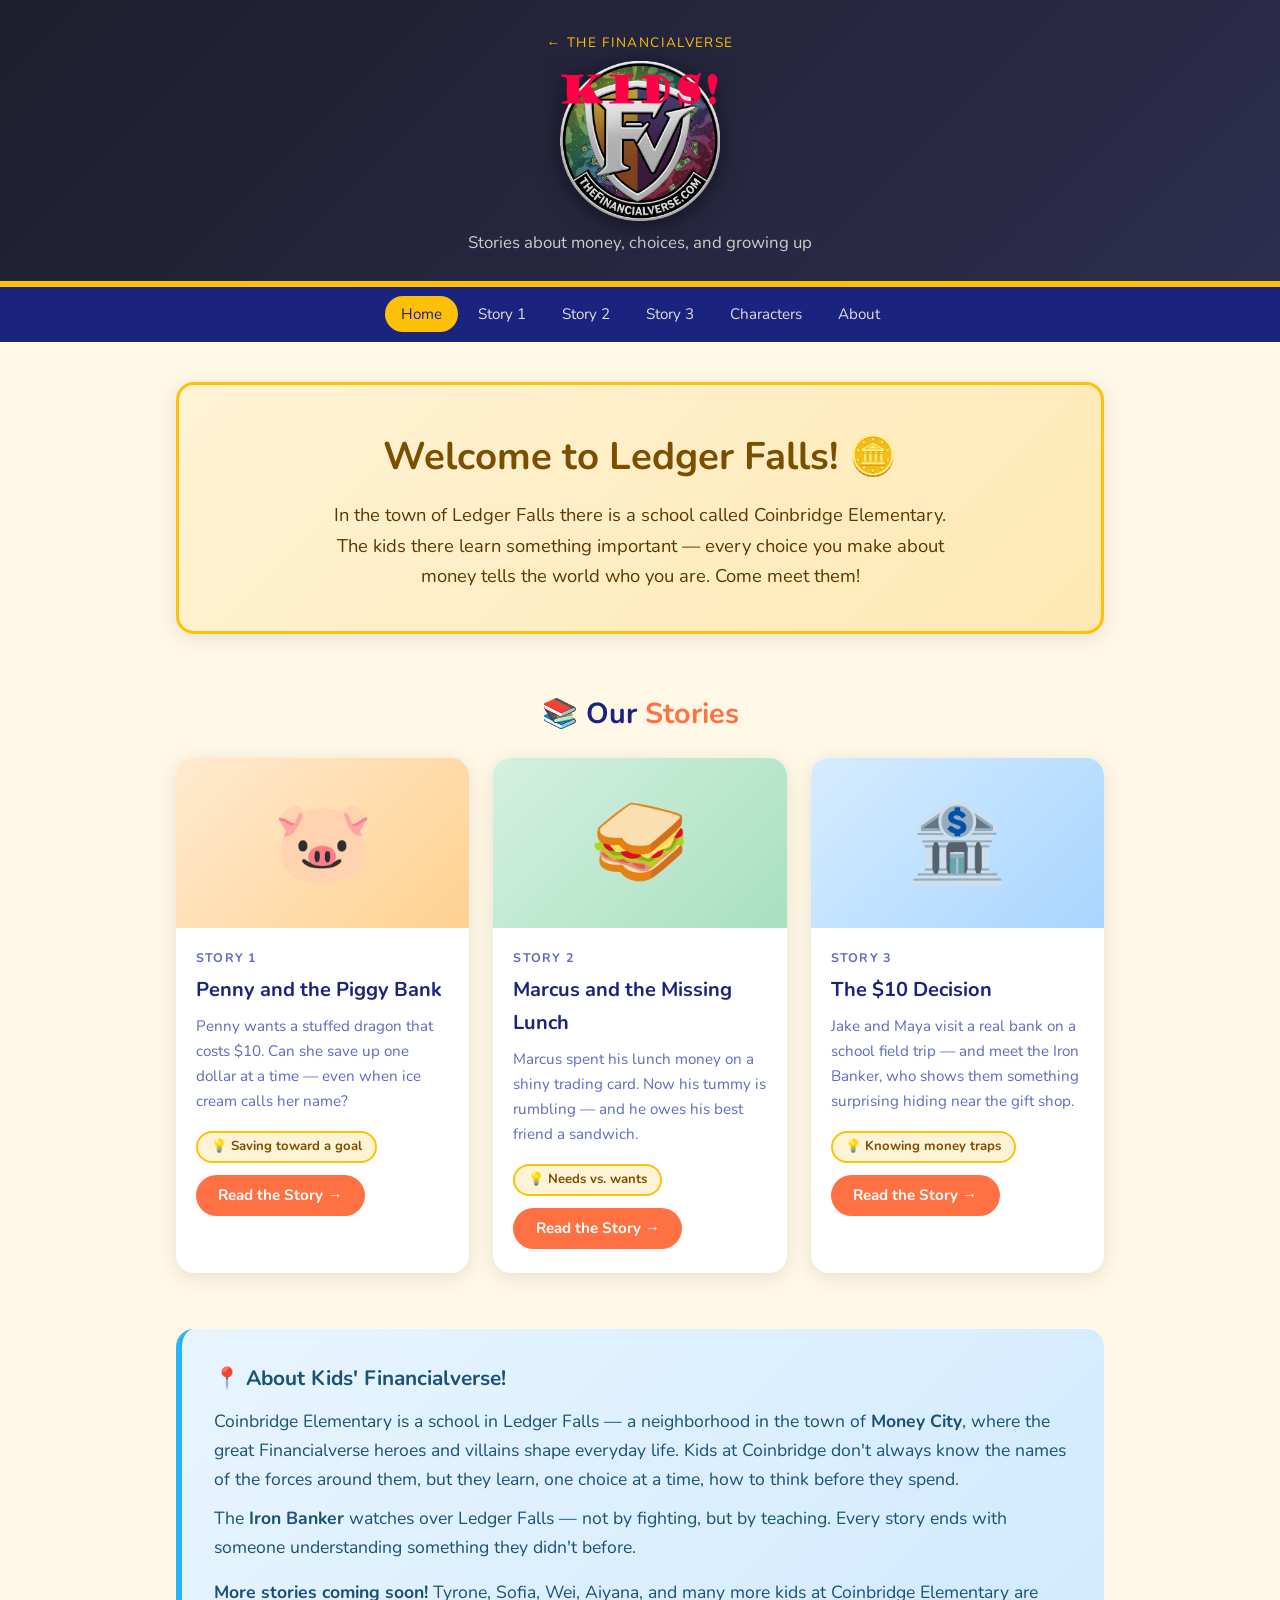
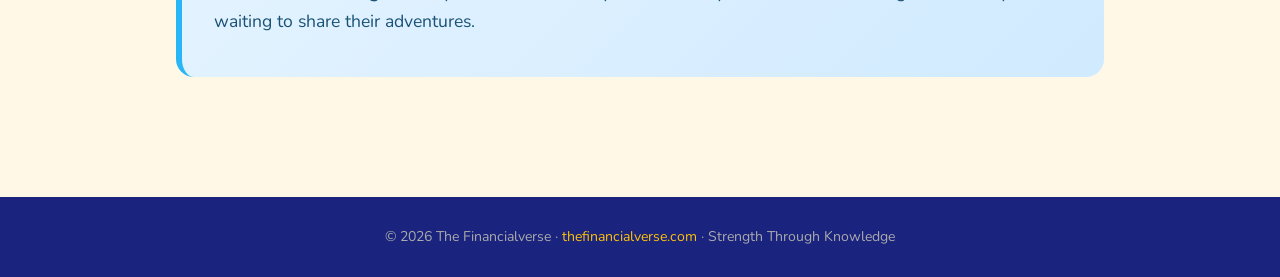
<file: index.html>
<!DOCTYPE html>
<html lang="en">
<head>
  <meta charset="utf-8" />
  <meta name="viewport" content="width=device-width, initial-scale=1" />
  <title>Kids' Financialverse! — Stories About Money</title>
  <meta name="description" content="Stories about money, choices, and growing up — for kids of all ages. Welcome to Kids' Financialverse!" />
  <link rel="icon" href="favicon.ico" />
  <link rel="stylesheet" href="kids.css" />
  <link href="https://fonts.googleapis.com/css2?family=Nunito:wght@400;600;700;800;900&display=swap" rel="stylesheet" />
</head>
<body>

  <!-- HEADER -->
  <header class="site-header">
    <div class="logo-top"><a href="https://thefinancialverse.com">← The Financialverse</a></div>
    <a href="index.html"><img src="kids-logo.png" alt="Kids' Financialverse!" class="site-logo" /></a>
    <p class="tagline">Stories about money, choices, and growing up</p>
  </header>

  <!-- NAV -->
  <nav class="site-nav">
    <a href="index.html" class="active">Home</a>
    <a href="story01.html">Story 1</a>
    <a href="story02.html">Story 2</a>
    <a href="story03.html">Story 3</a>
    <a href="#characters">Characters</a>
    <a href="#about">About</a>
  </nav>

  <main>

    <!-- HERO -->
    <div class="hero-banner">
      <h2>Welcome to Ledger Falls! 🪙</h2>
      <p>
        In the town of Ledger Falls there is a school called Coinbridge Elementary.
        The kids there learn something important — every choice you make about money
        tells the world who you are. Come meet them!
      </p>
    </div>

    <!-- STORIES -->
    <section id="stories">
      <h2 class="section-title">📚 Our <span>Stories</span></h2>
      <div class="story-grid">

        <div class="story-card">
          <div class="story-card-art orange">🐷</div>
          <div class="story-card-body">
            <div class="story-num">Story 1</div>
            <h3>Penny and the Piggy Bank</h3>
            <p>Penny wants a stuffed dragon that costs $10. Can she save up one dollar at a time — even when ice cream calls her name?</p>
            <span class="lesson-tag">💡 Saving toward a goal</span><br />
            <a class="read-btn" href="story01.html">Read the Story →</a>
          </div>
        </div>

        <div class="story-card">
          <div class="story-card-art green">🥪</div>
          <div class="story-card-body">
            <div class="story-num">Story 2</div>
            <h3>Marcus and the Missing Lunch</h3>
            <p>Marcus spent his lunch money on a shiny trading card. Now his tummy is rumbling — and he owes his best friend a sandwich.</p>
            <span class="lesson-tag">💡 Needs vs. wants</span><br />
            <a class="read-btn" href="story02.html">Read the Story →</a>
          </div>
        </div>

        <div class="story-card">
          <div class="story-card-art blue">🏦</div>
          <div class="story-card-body">
            <div class="story-num">Story 3</div>
            <h3>The $10 Decision</h3>
            <p>Jake and Maya visit a real bank on a school field trip — and meet the Iron Banker, who shows them something surprising hiding near the gift shop.</p>
            <span class="lesson-tag">💡 Knowing money traps</span><br />
            <a class="read-btn" href="story03.html">Read the Story →</a>
          </div>
        </div>

      </div>
    </section>

   

    <!-- ABOUT -->
    <section id="about">
      <div class="about-box">
        <h3>📍 About Kids' Financialverse!</h3>
        <p>
          Coinbridge Elementary is a school in Ledger Falls — a neighborhood in the town of
          <strong>Money City</strong>, where the great Financialverse heroes and villains shape everyday life.
          Kids at Coinbridge don't always know the names of the forces around them, but they learn,
          one choice at a time, how to think before they spend.
        </p>
        <p>
          The <strong>Iron Banker</strong> watches over Ledger Falls — not by fighting, but by teaching.
          Every story ends with someone understanding something they didn't before.
        </p>
        <p style="margin-top:1rem;">
          <strong>More stories coming soon!</strong> Tyrone, Sofia, Wei, Aiyana, and many more
          kids at Coinbridge Elementary are waiting to share their adventures.
        </p>
      </div>
    </section>

  </main>

  <footer class="site-footer">
    <p>© 2026 The Financialverse · <a href="https://thefinancialverse.com">thefinancialverse.com</a> · Strength Through Knowledge</p>
  </footer>

</body>
</html>
</file>
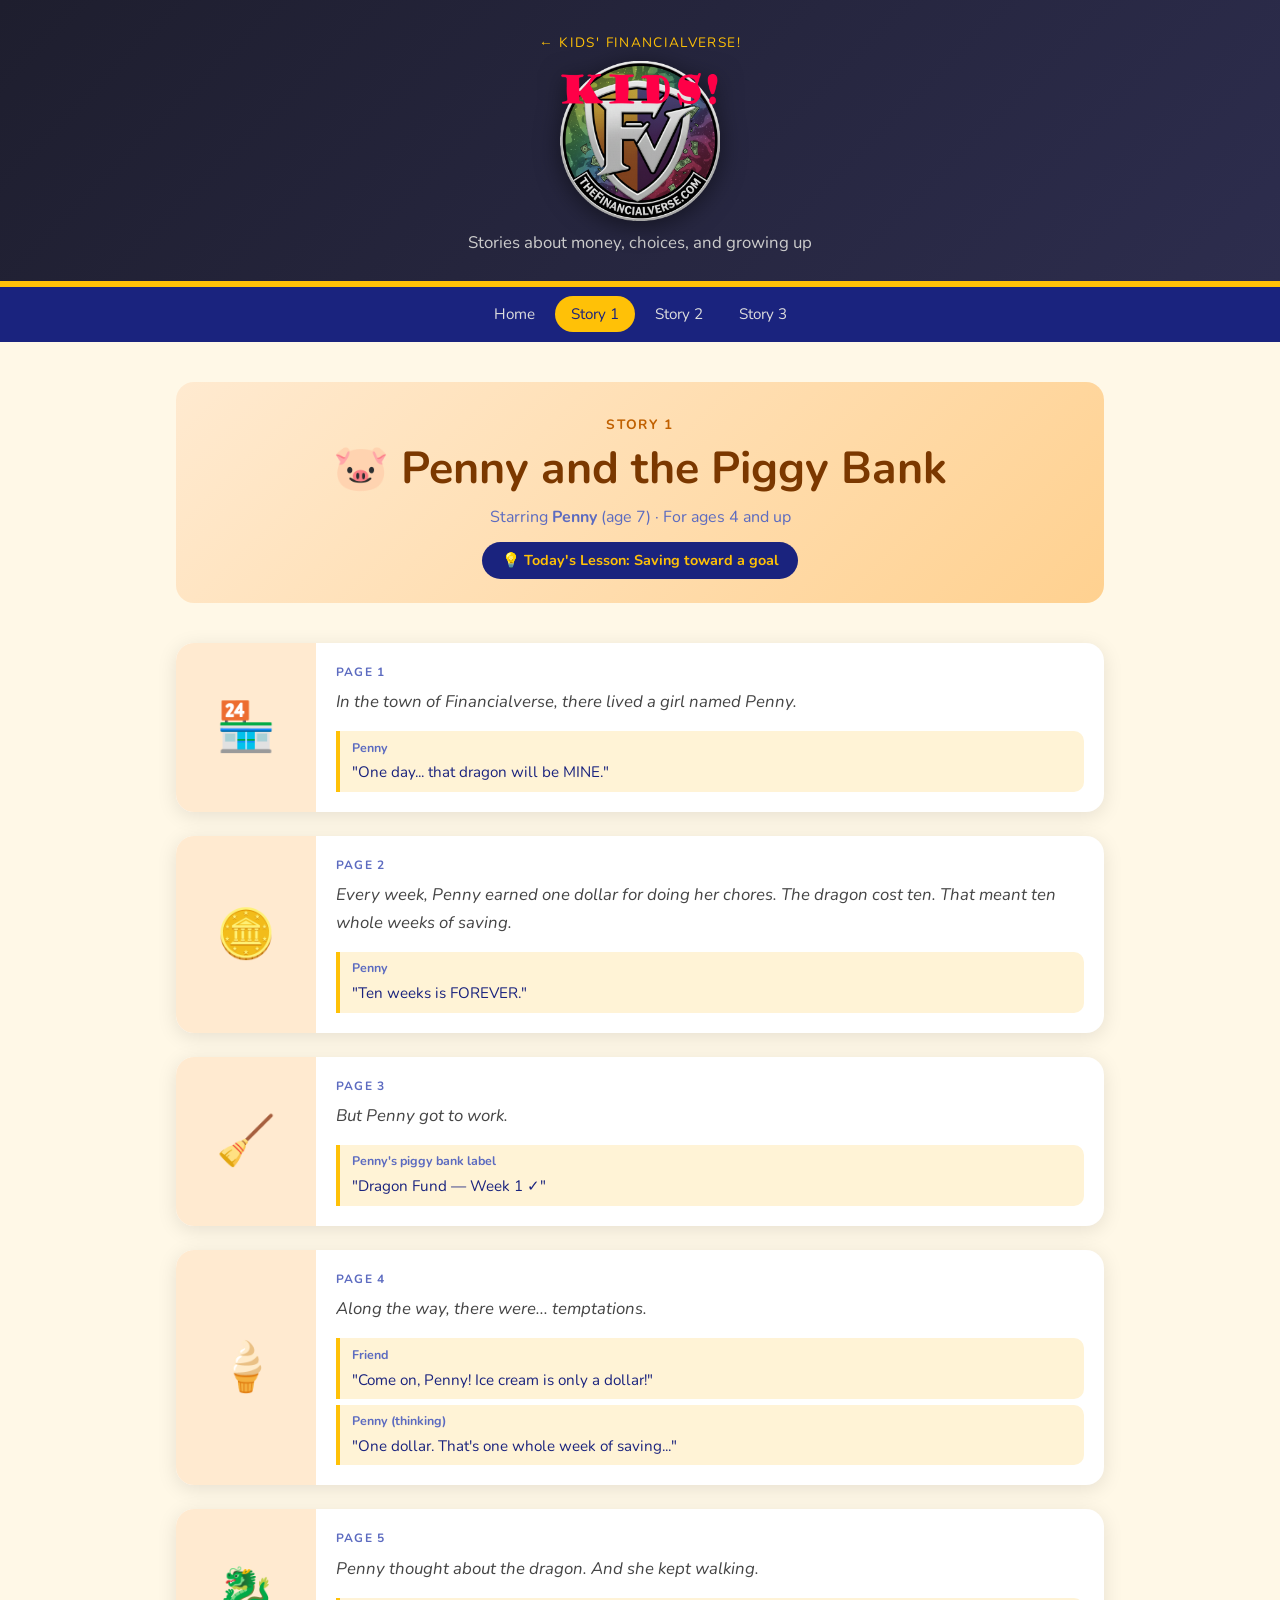
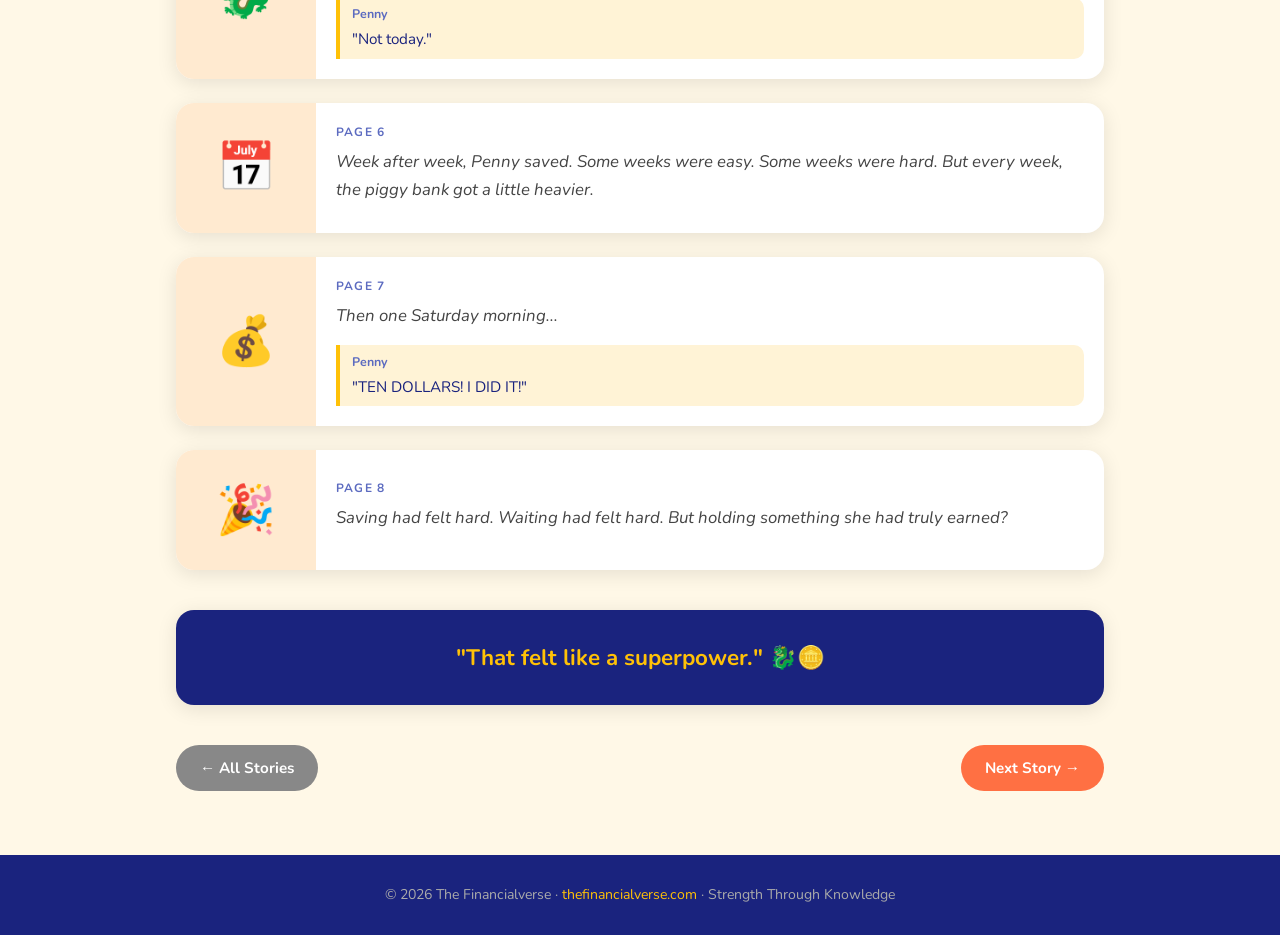
<file: story01.html>
<!DOCTYPE html>
<html lang="en">
<head>
  <meta charset="utf-8" />
  <meta name="viewport" content="width=device-width, initial-scale=1" />
  <title>Penny and the Piggy Bank — Kids' Financialverse!</title>
  <link rel="icon" href="favicon.ico" />
  <meta name="description" content="Penny wants a stuffed dragon that costs $10. Can she save up one dollar at a time? A story about saving toward a goal." />
  <link rel="stylesheet" href="kids.css" />
  <link href="https://fonts.googleapis.com/css2?family=Nunito:wght@400;600;700;800;900&display=swap" rel="stylesheet" />
</head>
<body class="story-orange">

  <header class="site-header">
    <div class="logo-top"><a href="index.html">← Kids' Financialverse!</a></div>
    <a href="index.html"><img src="kids-logo.png" alt="Kids' Financialverse!" class="site-logo" /></a>
    <p class="tagline">Stories about money, choices, and growing up</p>
  </header>

  <nav class="site-nav">
    <a href="index.html">Home</a>
    <a href="story01.html" class="active">Story 1</a>
    <a href="story02.html">Story 2</a>
    <a href="story03.html">Story 3</a>
  </nav>

  <main>

    <!-- STORY HEADER -->
    <div class="story-header">
      <div class="story-num-lg">Story 1</div>
      <h1>🐷 Penny and the Piggy Bank</h1>
      <div class="chars-line">Starring <strong>Penny</strong> (age 7) · For ages 4 and up</div>
      <div class="lesson-banner">💡 Today's Lesson: Saving toward a goal</div>
    </div>

    <!-- PANELS -->
    <div class="panel-list">

      <div class="panel">
        <div class="panel-art orange">🏪</div>
        <div class="panel-body">
          <div class="panel-num">Page 1</div>
          <div class="panel-narration">In the town of Financialverse, there lived a girl named Penny.</div>
          <div class="speech-bubble"><span class="speaker">Penny</span>"One day... that dragon will be MINE."</div>
        </div>
      </div>

      <div class="panel">
        <div class="panel-art orange">🪙</div>
        <div class="panel-body">
          <div class="panel-num">Page 2</div>
          <div class="panel-narration">Every week, Penny earned one dollar for doing her chores. The dragon cost ten. That meant ten whole weeks of saving.</div>
          <div class="speech-bubble"><span class="speaker">Penny</span>"Ten weeks is FOREVER."</div>
        </div>
      </div>

      <div class="panel">
        <div class="panel-art orange">🧹</div>
        <div class="panel-body">
          <div class="panel-num">Page 3</div>
          <div class="panel-narration">But Penny got to work.</div>
          <div class="speech-bubble"><span class="speaker">Penny's piggy bank label</span>"Dragon Fund — Week 1 ✓"</div>
        </div>
      </div>

      <div class="panel">
        <div class="panel-art orange">🍦</div>
        <div class="panel-body">
          <div class="panel-num">Page 4</div>
          <div class="panel-narration">Along the way, there were... temptations.</div>
          <div class="speech-bubble"><span class="speaker">Friend</span>"Come on, Penny! Ice cream is only a dollar!"</div>
          <div class="speech-bubble"><span class="speaker">Penny (thinking)</span>"One dollar. That's one whole week of saving..."</div>
        </div>
      </div>

      <div class="panel">
        <div class="panel-art orange">🐉</div>
        <div class="panel-body">
          <div class="panel-num">Page 5</div>
          <div class="panel-narration">Penny thought about the dragon. And she kept walking.</div>
          <div class="speech-bubble"><span class="speaker">Penny</span>"Not today."</div>
        </div>
      </div>

      <div class="panel">
        <div class="panel-art orange">📅</div>
        <div class="panel-body">
          <div class="panel-num">Page 6</div>
          <div class="panel-narration">Week after week, Penny saved. Some weeks were easy. Some weeks were hard. But every week, the piggy bank got a little heavier.</div>
        </div>
      </div>

      <div class="panel">
        <div class="panel-art orange">💰</div>
        <div class="panel-body">
          <div class="panel-num">Page 7</div>
          <div class="panel-narration">Then one Saturday morning...</div>
          <div class="speech-bubble"><span class="speaker">Penny</span>"TEN DOLLARS! I DID IT!"</div>
        </div>
      </div>

      <div class="panel">
        <div class="panel-art orange">🎉</div>
        <div class="panel-body">
          <div class="panel-num">Page 8</div>
          <div class="panel-narration">Saving had felt hard. Waiting had felt hard. But holding something she had truly earned?</div>
        </div>
      </div>

    </div>

    <!-- LESSON -->
    <div class="lesson-callout">
      "That felt like a superpower." 🐉🪙
    </div>

    <!-- NAV -->
    <div class="story-nav">
      <a href="index.html" class="back">← All Stories</a>
      <a href="story02.html">Next Story →</a>
    </div>

  </main>

  <footer class="site-footer">
    <p>© 2026 The Financialverse · <a href="https://thefinancialverse.com">thefinancialverse.com</a> · Strength Through Knowledge</p>
  </footer>

</body>
</html>
</file>
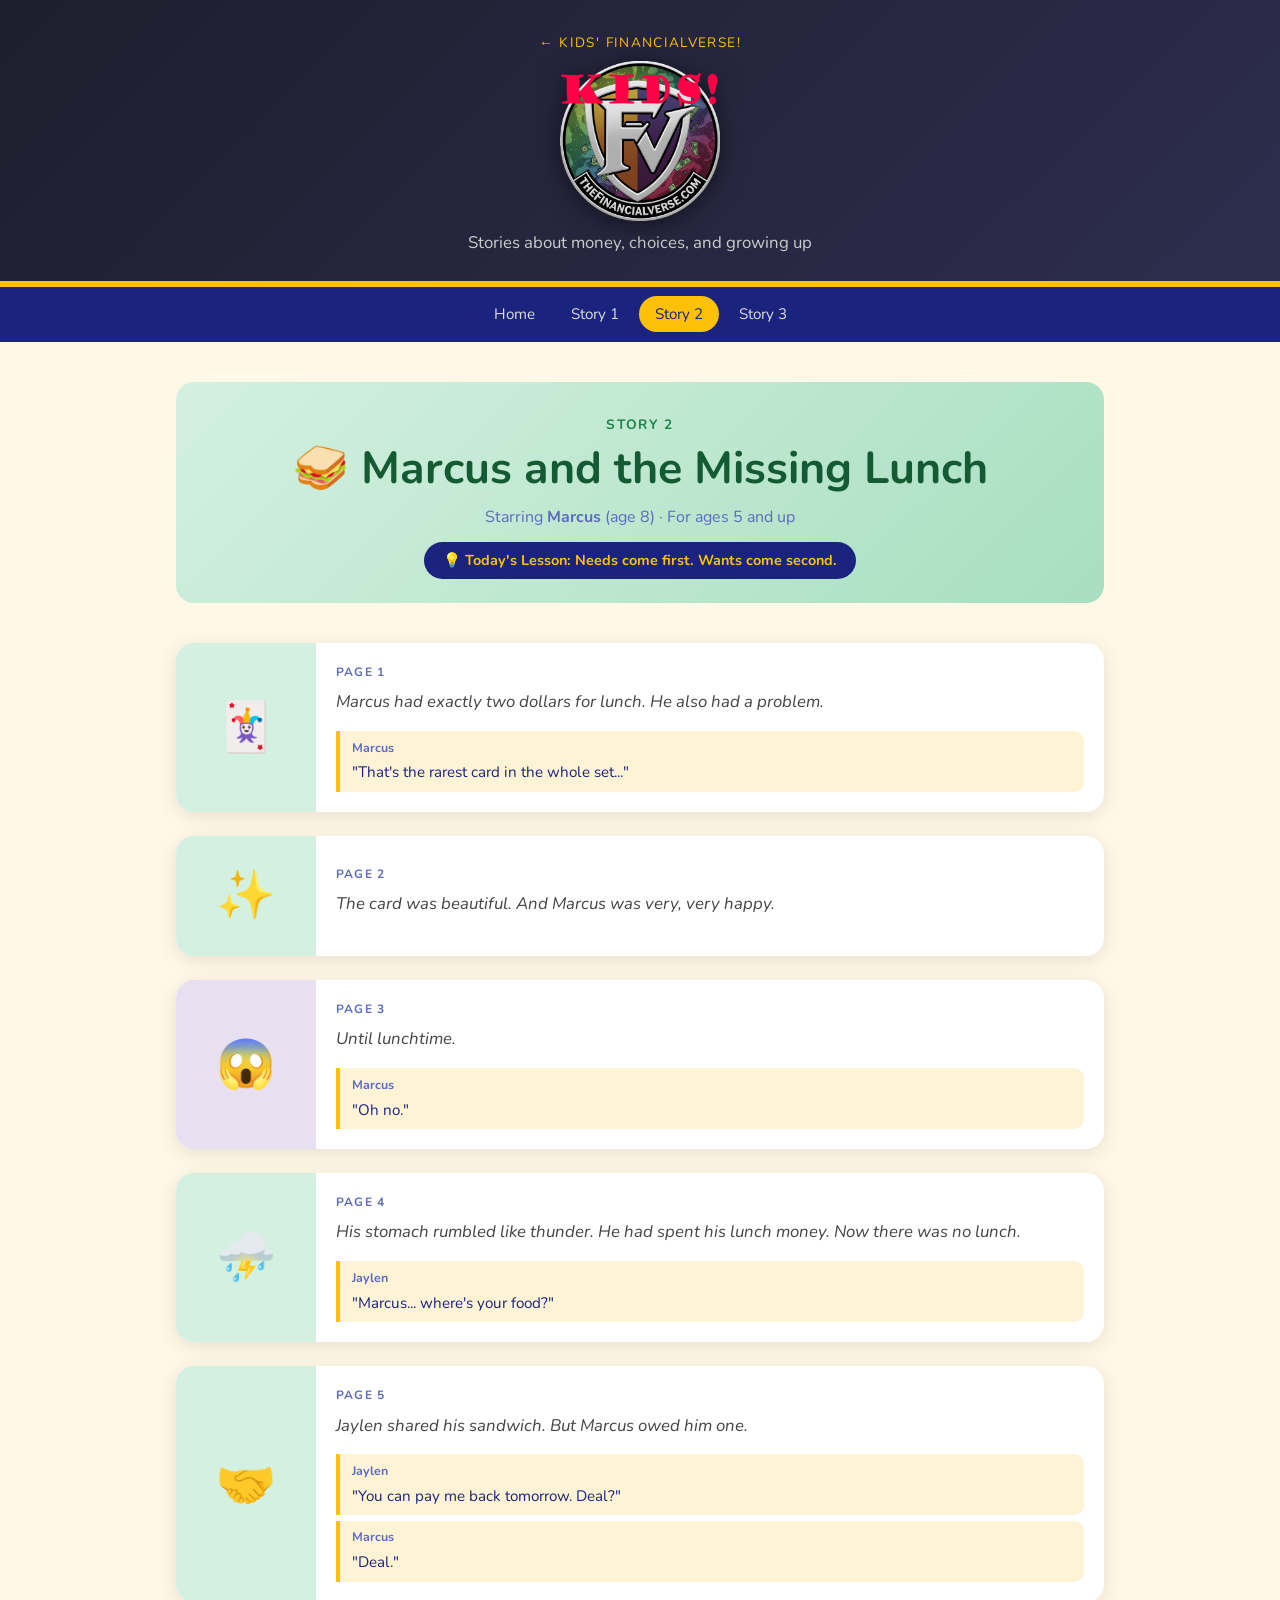
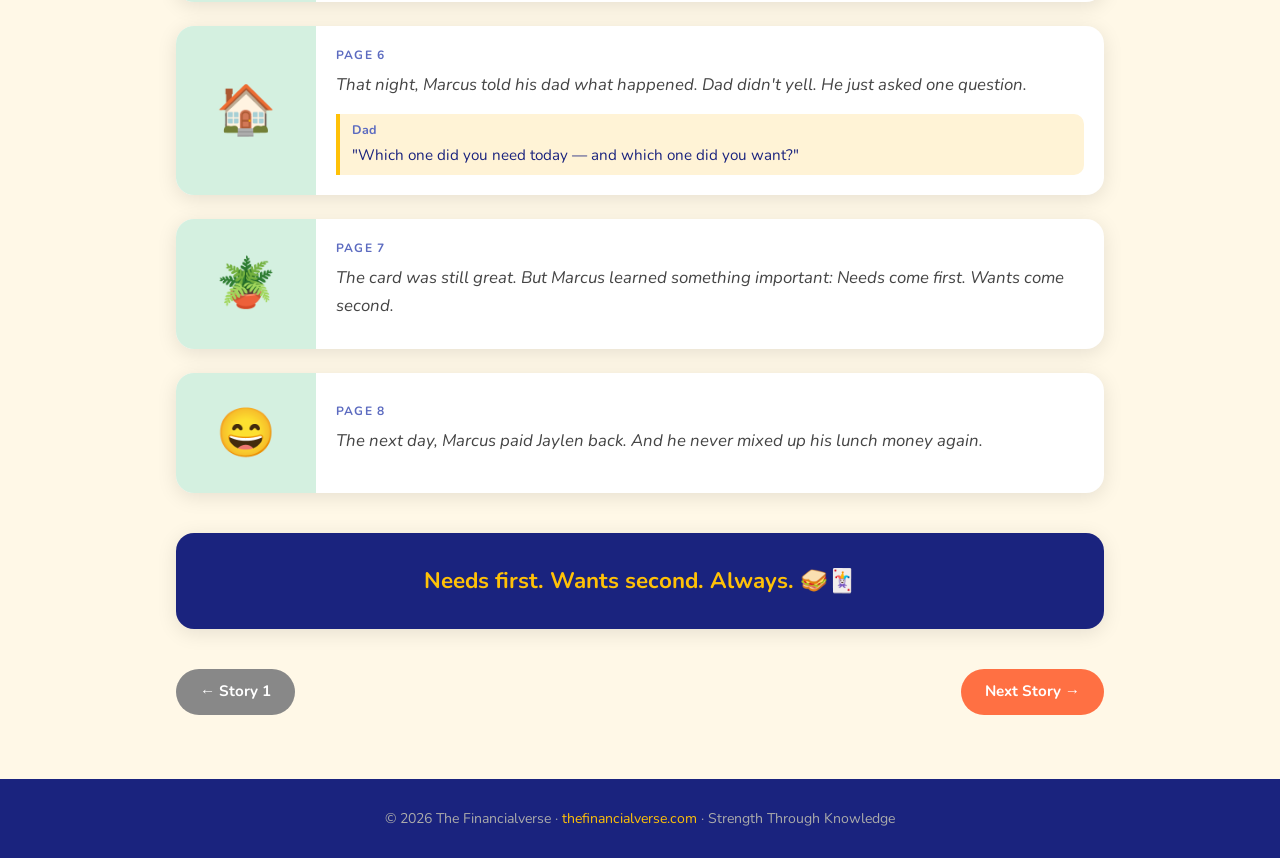
<file: story02.html>
<!DOCTYPE html>
<html lang="en">
<head>
  <meta charset="utf-8" />
  <meta name="viewport" content="width=device-width, initial-scale=1" />
  <title>Marcus and the Missing Lunch — Kids' Financialverse!</title>
  <link rel="icon" href="favicon.ico" />
  <meta name="description" content="Marcus spent his lunch money on a trading card. Now his tummy is rumbling. A story about needs vs. wants." />
  <link rel="stylesheet" href="kids.css" />
  <link href="https://fonts.googleapis.com/css2?family=Nunito:wght@400;600;700;800;900&display=swap" rel="stylesheet" />
</head>
<body class="story-green">

  <header class="site-header">
    <div class="logo-top"><a href="index.html">← Kids' Financialverse!</a></div>
    <a href="index.html"><img src="kids-logo.png" alt="Kids' Financialverse!" class="site-logo" /></a>
    <p class="tagline">Stories about money, choices, and growing up</p>
  </header>

  <nav class="site-nav">
    <a href="index.html">Home</a>
    <a href="story01.html">Story 1</a>
    <a href="story02.html" class="active">Story 2</a>
    <a href="story03.html">Story 3</a>
  </nav>

  <main>

    <!-- STORY HEADER -->
    <div class="story-header">
      <div class="story-num-lg">Story 2</div>
      <h1>🥪 Marcus and the Missing Lunch</h1>
      <div class="chars-line">Starring <strong>Marcus</strong> (age 8) · For ages 5 and up</div>
      <div class="lesson-banner">💡 Today's Lesson: Needs come first. Wants come second.</div>
    </div>

    <!-- PANELS -->
    <div class="panel-list">

      <div class="panel">
        <div class="panel-art green">🃏</div>
        <div class="panel-body">
          <div class="panel-num">Page 1</div>
          <div class="panel-narration">Marcus had exactly two dollars for lunch. He also had a problem.</div>
          <div class="speech-bubble"><span class="speaker">Marcus</span>"That's the rarest card in the whole set..."</div>
        </div>
      </div>

      <div class="panel">
        <div class="panel-art green">✨</div>
        <div class="panel-body">
          <div class="panel-num">Page 2</div>
          <div class="panel-narration">The card was beautiful. And Marcus was very, very happy.</div>
        </div>
      </div>

      <div class="panel">
        <div class="panel-art shadow">😱</div>
        <div class="panel-body">
          <div class="panel-num">Page 3</div>
          <div class="panel-narration">Until lunchtime.</div>
          <div class="speech-bubble"><span class="speaker">Marcus</span>"Oh no."</div>
        </div>
      </div>

      <div class="panel">
        <div class="panel-art green">⛈️</div>
        <div class="panel-body">
          <div class="panel-num">Page 4</div>
          <div class="panel-narration">His stomach rumbled like thunder. He had spent his lunch money. Now there was no lunch.</div>
          <div class="speech-bubble"><span class="speaker">Jaylen</span>"Marcus... where's your food?"</div>
        </div>
      </div>

      <div class="panel">
        <div class="panel-art green">🤝</div>
        <div class="panel-body">
          <div class="panel-num">Page 5</div>
          <div class="panel-narration">Jaylen shared his sandwich. But Marcus owed him one.</div>
          <div class="speech-bubble"><span class="speaker">Jaylen</span>"You can pay me back tomorrow. Deal?"</div>
          <div class="speech-bubble"><span class="speaker">Marcus</span>"Deal."</div>
        </div>
      </div>

      <div class="panel">
        <div class="panel-art green">🏠</div>
        <div class="panel-body">
          <div class="panel-num">Page 6</div>
          <div class="panel-narration">That night, Marcus told his dad what happened. Dad didn't yell. He just asked one question.</div>
          <div class="speech-bubble"><span class="speaker">Dad</span>"Which one did you need today — and which one did you want?"</div>
        </div>
      </div>

      <div class="panel">
        <div class="panel-art green">🪴</div>
        <div class="panel-body">
          <div class="panel-num">Page 7</div>
          <div class="panel-narration">The card was still great. But Marcus learned something important: Needs come first. Wants come second.</div>
        </div>
      </div>

      <div class="panel">
        <div class="panel-art green">😄</div>
        <div class="panel-body">
          <div class="panel-num">Page 8</div>
          <div class="panel-narration">The next day, Marcus paid Jaylen back. And he never mixed up his lunch money again.</div>
        </div>
      </div>

    </div>

    <!-- LESSON -->
    <div class="lesson-callout">
      Needs first. Wants second. Always. 🥪🃏
    </div>

    <!-- NAV -->
    <div class="story-nav">
      <a href="story01.html" class="back">← Story 1</a>
      <a href="story03.html">Next Story →</a>
    </div>

  </main>

  <footer class="site-footer">
    <p>© 2026 The Financialverse · <a href="https://thefinancialverse.com">thefinancialverse.com</a> · Strength Through Knowledge</p>
  </footer>

</body>
</html>
</file>
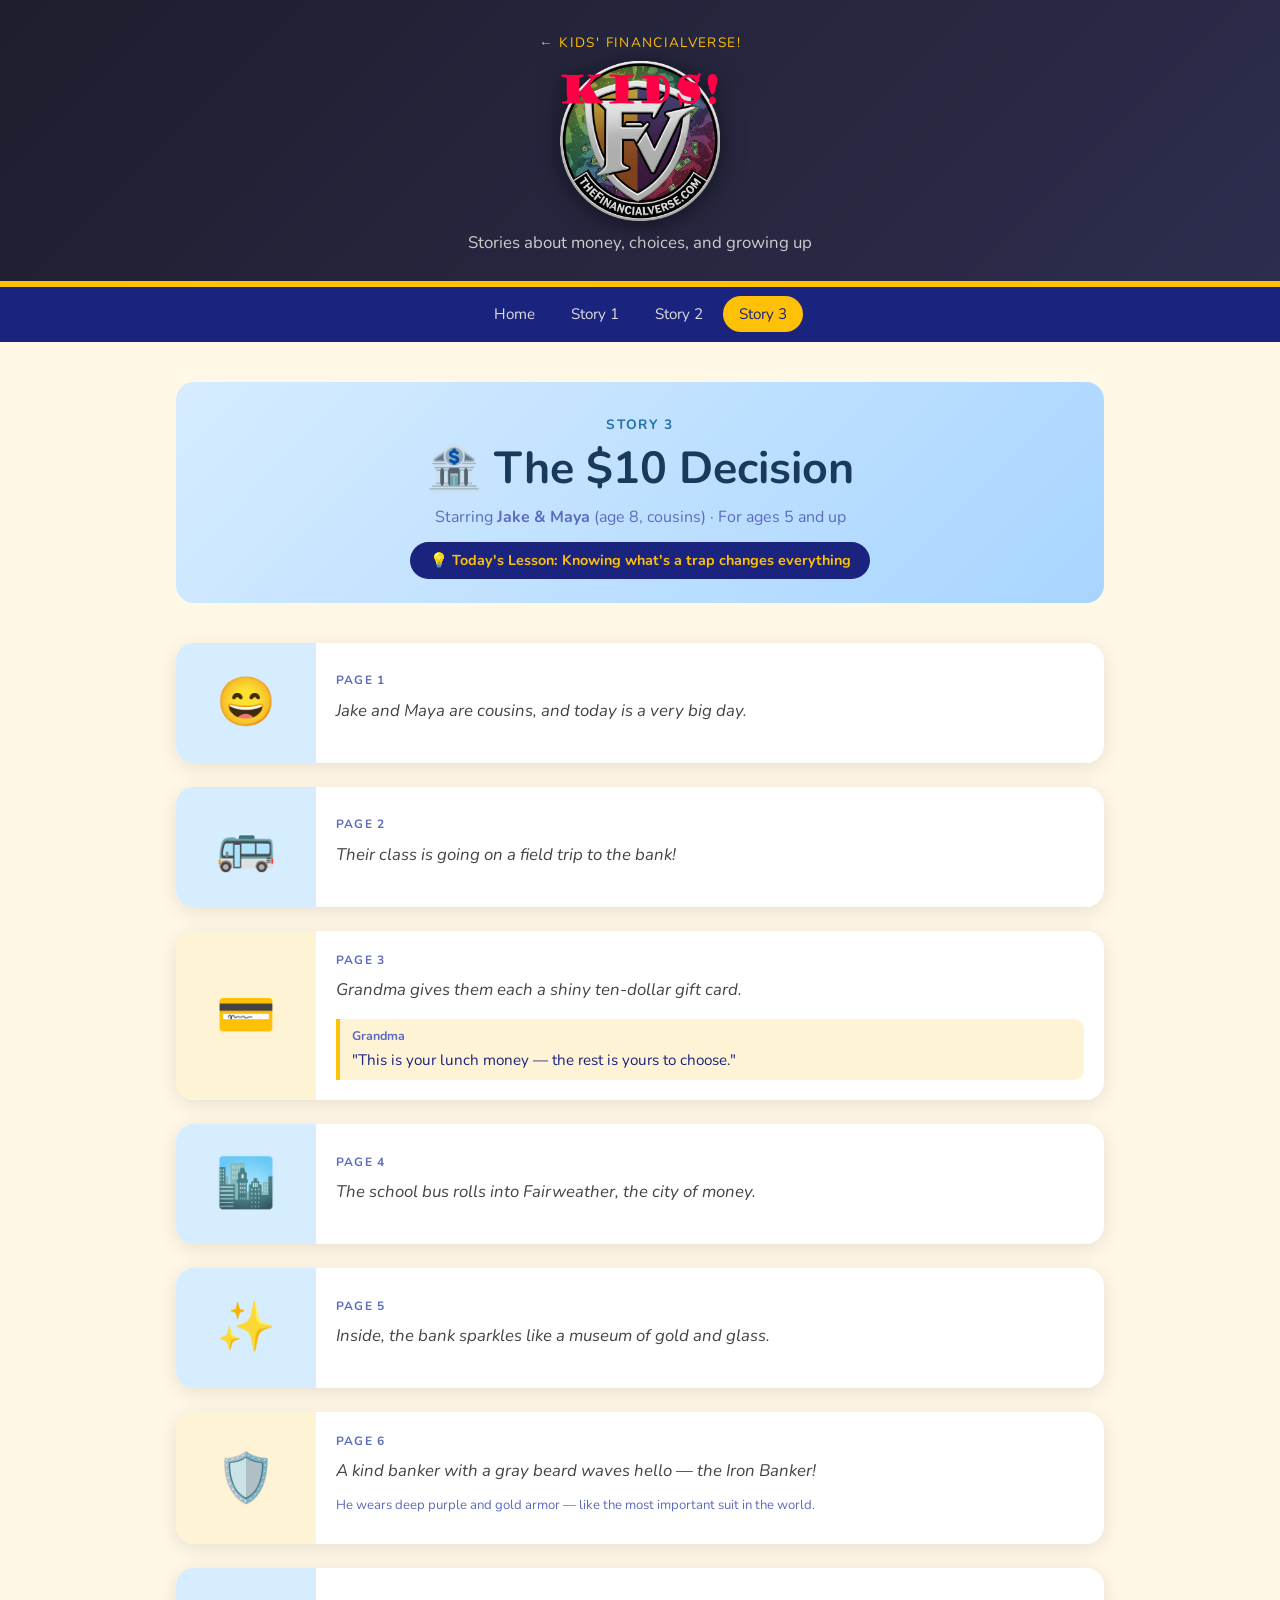
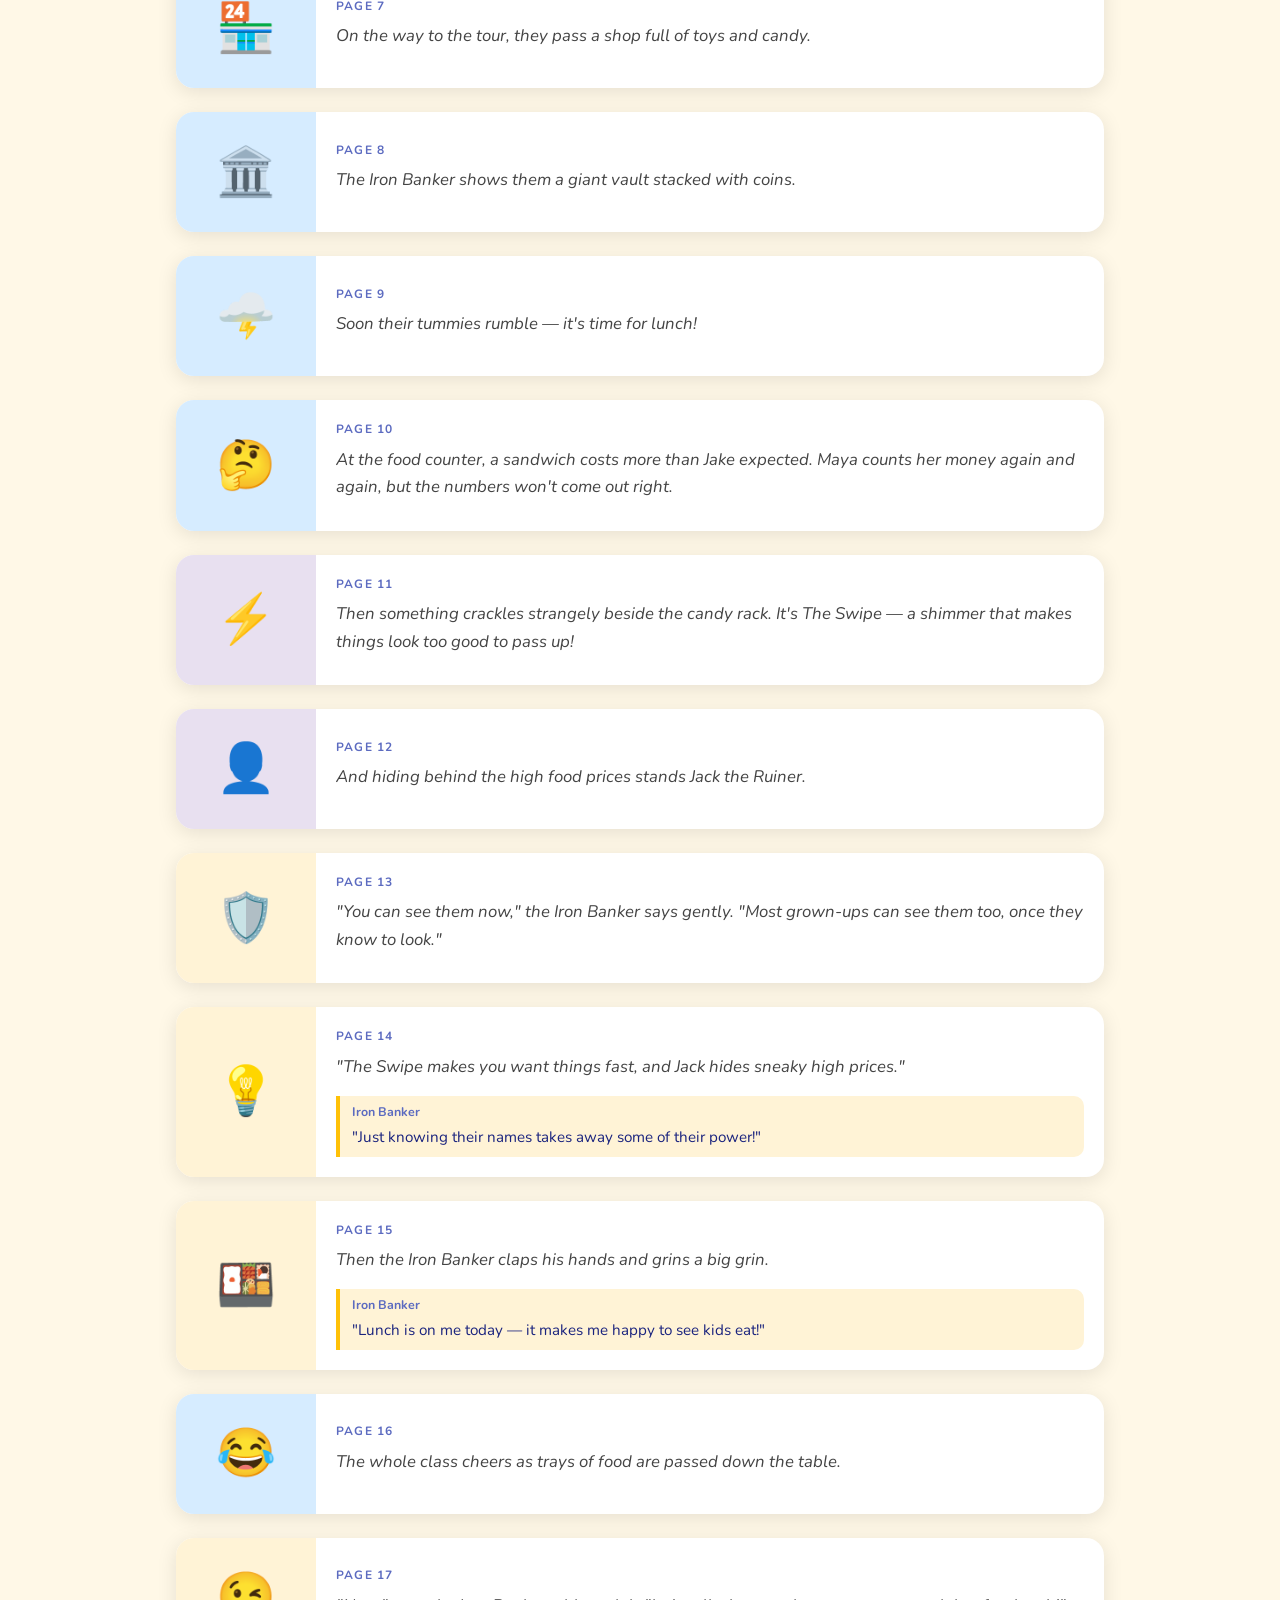
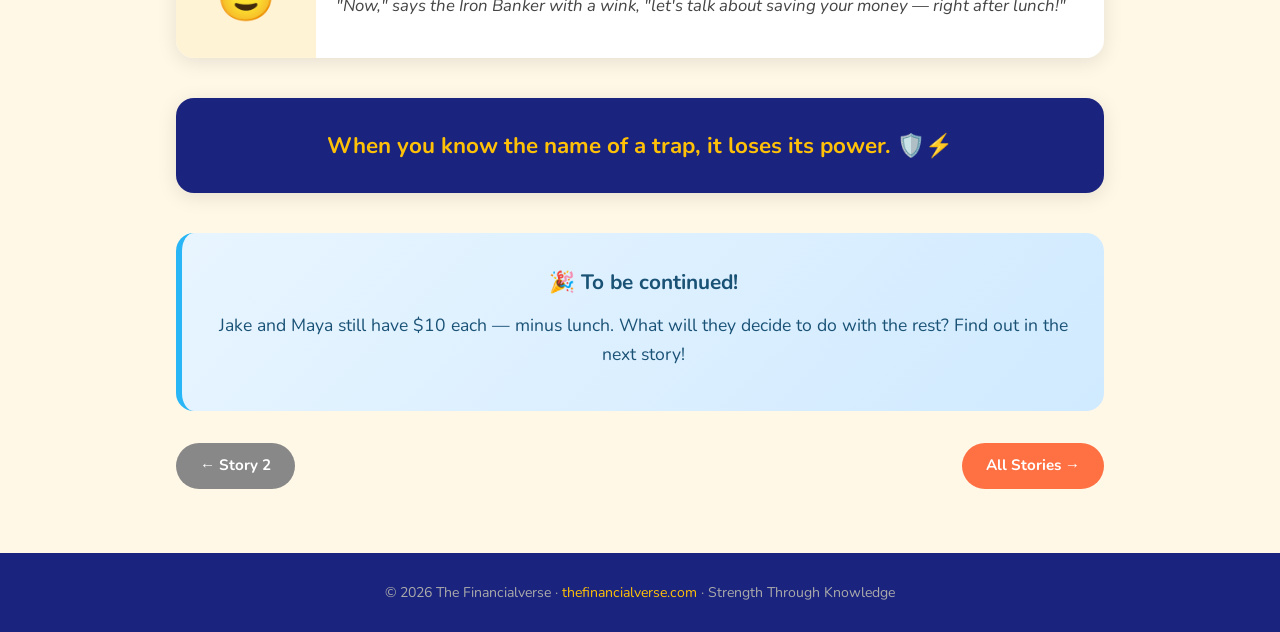
<file: story03.html>
<!DOCTYPE html>
<html lang="en">
<head>
  <meta charset="utf-8" />
  <meta name="viewport" content="width=device-width, initial-scale=1" />
  <title>The $10 Decision — Kids' Financialverse!</title>
  <link rel="icon" href="favicon.ico" />
  <meta name="description" content="Jake and Maya visit a real bank and meet the Iron Banker — who shows them something surprising hiding near the gift shop." />
  <link rel="stylesheet" href="kids.css" />
  <link href="https://fonts.googleapis.com/css2?family=Nunito:wght@400;600;700;800;900&display=swap" rel="stylesheet" />
</head>
<body class="story-blue">

  <header class="site-header">
    <div class="logo-top"><a href="index.html">← Kids' Financialverse!</a></div>
    <a href="index.html"><img src="kids-logo.png" alt="Kids' Financialverse!" class="site-logo" /></a>
    <p class="tagline">Stories about money, choices, and growing up</p>
  </header>

  <nav class="site-nav">
    <a href="index.html">Home</a>
    <a href="story01.html">Story 1</a>
    <a href="story02.html">Story 2</a>
    <a href="story03.html" class="active">Story 3</a>
  </nav>

  <main>

    <!-- STORY HEADER -->
    <div class="story-header">
      <div class="story-num-lg">Story 3</div>
      <h1>🏦 The $10 Decision</h1>
      <div class="chars-line">Starring <strong>Jake &amp; Maya</strong> (age 8, cousins) · For ages 5 and up</div>
      <div class="lesson-banner">💡 Today's Lesson: Knowing what's a trap changes everything</div>
    </div>

    <!-- PANELS -->
    <div class="panel-list">

      <div class="panel">
        <div class="panel-art blue">😄</div>
        <div class="panel-body">
          <div class="panel-num">Page 1</div>
          <div class="panel-narration">Jake and Maya are cousins, and today is a very big day.</div>
        </div>
      </div>

      <div class="panel">
        <div class="panel-art blue">🚌</div>
        <div class="panel-body">
          <div class="panel-num">Page 2</div>
          <div class="panel-narration">Their class is going on a field trip to the bank!</div>
        </div>
      </div>

      <div class="panel">
        <div class="panel-art gold">💳</div>
        <div class="panel-body">
          <div class="panel-num">Page 3</div>
          <div class="panel-narration">Grandma gives them each a shiny ten-dollar gift card.</div>
          <div class="speech-bubble"><span class="speaker">Grandma</span>"This is your lunch money — the rest is yours to choose."</div>
        </div>
      </div>

      <div class="panel">
        <div class="panel-art blue">🏙️</div>
        <div class="panel-body">
          <div class="panel-num">Page 4</div>
          <div class="panel-narration">The school bus rolls into Fairweather, the city of money.</div>
        </div>
      </div>

      <div class="panel">
        <div class="panel-art blue">✨</div>
        <div class="panel-body">
          <div class="panel-num">Page 5</div>
          <div class="panel-narration">Inside, the bank sparkles like a museum of gold and glass.</div>
        </div>
      </div>

      <div class="panel">
        <div class="panel-art gold">🛡️</div>
        <div class="panel-body">
          <div class="panel-num">Page 6</div>
          <div class="panel-narration">A kind banker with a gray beard waves hello — the Iron Banker!</div>
          <div class="panel-scene">He wears deep purple and gold armor — like the most important suit in the world.</div>
        </div>
      </div>

      <div class="panel">
        <div class="panel-art blue">🏪</div>
        <div class="panel-body">
          <div class="panel-num">Page 7</div>
          <div class="panel-narration">On the way to the tour, they pass a shop full of toys and candy.</div>
        </div>
      </div>

      <div class="panel">
        <div class="panel-art blue">🏛️</div>
        <div class="panel-body">
          <div class="panel-num">Page 8</div>
          <div class="panel-narration">The Iron Banker shows them a giant vault stacked with coins.</div>
        </div>
      </div>

      <div class="panel">
        <div class="panel-art blue">🌩️</div>
        <div class="panel-body">
          <div class="panel-num">Page 9</div>
          <div class="panel-narration">Soon their tummies rumble — it's time for lunch!</div>
        </div>
      </div>

      <div class="panel">
        <div class="panel-art blue">🤔</div>
        <div class="panel-body">
          <div class="panel-num">Page 10</div>
          <div class="panel-narration">At the food counter, a sandwich costs more than Jake expected. Maya counts her money again and again, but the numbers won't come out right.</div>
        </div>
      </div>

      <div class="panel">
        <div class="panel-art shadow">⚡</div>
        <div class="panel-body">
          <div class="panel-num">Page 11</div>
          <div class="panel-narration">Then something crackles strangely beside the candy rack. It's The Swipe — a shimmer that makes things look too good to pass up!</div>
        </div>
      </div>

      <div class="panel">
        <div class="panel-art shadow">👤</div>
        <div class="panel-body">
          <div class="panel-num">Page 12</div>
          <div class="panel-narration">And hiding behind the high food prices stands Jack the Ruiner.</div>
        </div>
      </div>

      <div class="panel">
        <div class="panel-art gold">🛡️</div>
        <div class="panel-body">
          <div class="panel-num">Page 13</div>
          <div class="panel-narration">"You can see them now," the Iron Banker says gently. "Most grown-ups can see them too, once they know to look."</div>
        </div>
      </div>

      <div class="panel">
        <div class="panel-art gold">💡</div>
        <div class="panel-body">
          <div class="panel-num">Page 14</div>
          <div class="panel-narration">"The Swipe makes you want things fast, and Jack hides sneaky high prices."</div>
          <div class="speech-bubble"><span class="speaker">Iron Banker</span>"Just knowing their names takes away some of their power!"</div>
        </div>
      </div>

      <div class="panel">
        <div class="panel-art gold">🍱</div>
        <div class="panel-body">
          <div class="panel-num">Page 15</div>
          <div class="panel-narration">Then the Iron Banker claps his hands and grins a big grin.</div>
          <div class="speech-bubble"><span class="speaker">Iron Banker</span>"Lunch is on me today — it makes me happy to see kids eat!"</div>
        </div>
      </div>

      <div class="panel">
        <div class="panel-art blue">😂</div>
        <div class="panel-body">
          <div class="panel-num">Page 16</div>
          <div class="panel-narration">The whole class cheers as trays of food are passed down the table.</div>
        </div>
      </div>

      <div class="panel">
        <div class="panel-art gold">😉</div>
        <div class="panel-body">
          <div class="panel-num">Page 17</div>
          <div class="panel-narration">"Now," says the Iron Banker with a wink, "let's talk about saving your money — right after lunch!"</div>
        </div>
      </div>

    </div>

    <!-- LESSON -->
    <div class="lesson-callout">
      When you know the name of a trap, it loses its power. 🛡️⚡
    </div>

    <!-- COMING SOON -->
    <div class="about-box" style="text-align:center; margin-top:1.5rem;">
      <h3>🎉 To be continued!</h3>
      <p>Jake and Maya still have $10 each — minus lunch. What will they decide to do with the rest? Find out in the next story!</p>
    </div>

    <!-- NAV -->
    <div class="story-nav">
      <a href="story02.html" class="back">← Story 2</a>
      <a href="index.html">All Stories →</a>
    </div>

  </main>

  <footer class="site-footer">
    <p>© 2026 The Financialverse · <a href="https://thefinancialverse.com">thefinancialverse.com</a> · Strength Through Knowledge</p>
  </footer>

</body>
</html>
</file>
<file: kids.css>
/* kids.css — kids.thefinancialverse.com
   Style: warm, cheerful, readable for ages 5–8
   Fonts: Nunito (Google Fonts)
*/

* { box-sizing: border-box; margin: 0; padding: 0; }

:root {
  --bg:       #FFF8E7;
  --bg-warm:  #FFF3D6;
  --orange:   #FF7043;
  --green:    #66BB6A;
  --blue:     #29B6F6;
  --gold:     #FFC107;
  --navy:     #1A237E;
  --dark:     #1A237E;
  --text:     #1A237E;
  --text-lt:  #5C6BC0;
  --radius:   18px;
  --shadow:   0 4px 20px rgba(0,0,0,0.10);
}

body {
  font-family: 'Nunito', 'Comic Sans MS', cursive, sans-serif;
  background-color: var(--bg);
  color: var(--text);
  line-height: 1.65;
  font-size: 1.1rem;
}

/* ── HEADER ── */
.site-header {
  background: linear-gradient(135deg, #1E1E2E 0%, #2D2D4E 100%);
  padding: 2rem 1rem 1.5rem;
  text-align: center;
  border-bottom: 6px solid var(--gold);
}
.site-header .logo-top {
  font-size: 0.85rem;
  color: #aaa;
  letter-spacing: 0.1em;
  text-transform: uppercase;
  margin-bottom: 0.4rem;
}
.site-header .logo-top a {
  color: var(--gold);
  text-decoration: none;
}
.site-header h1 {
  font-size: clamp(2rem, 6vw, 3.2rem);
  color: var(--gold);
  text-shadow: 0 2px 8px rgba(245,166,35,0.4);
  line-height: 1.1;
}
.site-logo {
  height: clamp(100px, 18vw, 160px);
  width: auto;
  display: block;
  margin: 0 auto 0.25rem;
  filter: drop-shadow(0 4px 12px rgba(0,0,0,0.5));
}
.site-header .tagline {
  color: #ccc;
  font-size: 1.05rem;
  margin-top: 0.5rem;
}

/* ── NAV ── */
.site-nav {
  background: var(--dark);
  display: flex;
  flex-wrap: wrap;
  justify-content: center;
  gap: 0.25rem;
  padding: 0.6rem 1rem;
}
.site-nav a {
  color: #ddd;
  text-decoration: none;
  padding: 0.35rem 1rem;
  border-radius: 999px;
  font-size: 0.95rem;
  transition: background 0.2s, color 0.2s;
}
.site-nav a:hover, .site-nav a.active {
  background: var(--gold);
  color: var(--dark);
}

/* ── MAIN LAYOUT ── */
main {
  max-width: 960px;
  margin: 0 auto;
  padding: 2.5rem 1rem 4rem;
}

section { margin-bottom: 3.5rem; }

.section-title {
  font-size: 1.8rem;
  color: var(--dark);
  margin-bottom: 1.25rem;
  text-align: center;
}
.section-title span { color: var(--orange); }

/* ── HERO BANNER ── */
.hero-banner {
  background: linear-gradient(135deg, #FFF3D6 0%, #FFE8B3 100%);
  border-radius: var(--radius);
  padding: 2.5rem 2rem;
  text-align: center;
  border: 3px solid var(--gold);
  box-shadow: var(--shadow);
  margin-bottom: 3.5rem;
}
.hero-banner h2 {
  font-size: clamp(1.6rem, 5vw, 2.4rem);
  color: #7B4F00;
  margin-bottom: 0.75rem;
}
.hero-banner p {
  font-size: 1.15rem;
  color: #5C3800;
  max-width: 620px;
  margin: 0 auto;
}

/* ── STORY CARDS ── */
.story-grid {
  display: grid;
  grid-template-columns: repeat(auto-fill, minmax(270px, 1fr));
  gap: 1.5rem;
}
.story-card {
  background: #fff;
  border-radius: var(--radius);
  box-shadow: var(--shadow);
  overflow: hidden;
  transition: transform 0.2s, box-shadow 0.2s;
  text-decoration: none;
  color: var(--text);
  display: flex;
  flex-direction: column;
}
.story-card:hover {
  transform: translateY(-4px);
  box-shadow: 0 8px 30px rgba(0,0,0,0.15);
}
.story-card-art {
  height: 170px;
  display: flex;
  align-items: center;
  justify-content: center;
  font-size: 5rem;
  line-height: 1;
}
.story-card-art.orange { background: linear-gradient(135deg,#FFEAD0,#FFD190); }
.story-card-art.green  { background: linear-gradient(135deg,#D4F0E0,#A8E0C0); }
.story-card-art.blue   { background: linear-gradient(135deg,#D6ECFF,#A8D5FF); }
.story-card-body {
  padding: 1.25rem 1.25rem 1.5rem;
  flex: 1;
}
.story-num {
  font-size: 0.78rem;
  font-weight: 700;
  letter-spacing: 0.1em;
  text-transform: uppercase;
  color: var(--text-lt);
  margin-bottom: 0.25rem;
}
.story-card-body h3 {
  font-size: 1.25rem;
  margin-bottom: 0.5rem;
  color: var(--dark);
}
.story-card-body p {
  font-size: 0.95rem;
  color: var(--text-lt);
  margin-bottom: 1rem;
}
.lesson-tag {
  display: inline-block;
  background: var(--bg-warm);
  border: 2px solid var(--gold);
  border-radius: 999px;
  padding: 0.2rem 0.8rem;
  font-size: 0.82rem;
  color: #7B4F00;
  font-weight: 700;
}
.read-btn {
  display: inline-block;
  margin-top: 0.75rem;
  background: var(--orange);
  color: #fff;
  padding: 0.5rem 1.4rem;
  border-radius: 999px;
  font-size: 0.95rem;
  font-weight: 700;
  text-decoration: none;
  transition: background 0.2s;
}
.read-btn:hover { background: #e07800; }

/* ── CHARACTER CARDS ── */
.character-grid {
  display: grid;
  grid-template-columns: repeat(auto-fill, minmax(160px, 1fr));
  gap: 1.25rem;
}
.char-card {
  background: #fff;
  border-radius: var(--radius);
  box-shadow: var(--shadow);
  padding: 1.25rem 1rem;
  text-align: center;
}
.char-avatar {
  width: 80px;
  height: 80px;
  border-radius: 50%;
  display: flex;
  align-items: center;
  justify-content: center;
  font-size: 2.5rem;
  margin: 0 auto 0.75rem;
  border: 4px solid #fff;
  box-shadow: 0 2px 10px rgba(0,0,0,0.12);
}
.char-card h4 {
  font-size: 1.05rem;
  margin-bottom: 0.2rem;
  color: var(--dark);
}
.char-card .char-role {
  font-size: 0.82rem;
  color: var(--text-lt);
}

/* ── ABOUT SECTION ── */
.about-box {
  background: linear-gradient(135deg,#E8F5FF,#D0EAFF);
  border-radius: var(--radius);
  padding: 2rem;
  border-left: 6px solid var(--blue);
}
.about-box h3 { color: #1A5276; margin-bottom: 0.75rem; font-size: 1.3rem; }
.about-box p  { color: #1A5276; margin-bottom: 0.6rem; }

/* ── STORY PAGE ── */
.story-header {
  text-align: center;
  padding: 2rem 1rem 1.5rem;
  border-radius: var(--radius);
  margin-bottom: 2.5rem;
}
.story-header .story-num-lg {
  font-size: 0.85rem;
  font-weight: 700;
  letter-spacing: 0.12em;
  text-transform: uppercase;
  margin-bottom: 0.4rem;
}
.story-header h1 {
  font-size: clamp(1.8rem, 6vw, 2.8rem);
  line-height: 1.15;
  margin-bottom: 0.6rem;
}
.story-header .chars-line {
  font-size: 1rem;
  color: var(--text-lt);
}
.story-header .lesson-banner {
  display: inline-block;
  margin-top: 0.75rem;
  background: var(--dark);
  color: var(--gold);
  padding: 0.4rem 1.2rem;
  border-radius: 999px;
  font-size: 0.9rem;
  font-weight: 700;
}

/* color themes per story */
.story-orange .story-header { background: linear-gradient(135deg,#FFEAD0,#FFD190); }
.story-orange .story-header h1 { color: #7B3800; }
.story-orange .story-header .story-num-lg { color: #C06000; }
.story-green  .story-header { background: linear-gradient(135deg,#D4F0E0,#A8DFC0); }
.story-green  .story-header h1 { color: #145A32; }
.story-green  .story-header .story-num-lg { color: #1E8449; }
.story-blue   .story-header { background: linear-gradient(135deg,#D6ECFF,#A8D5FF); }
.story-blue   .story-header h1 { color: #1A3A5C; }
.story-blue   .story-header .story-num-lg { color: #2471A3; }

/* ── STORY PANELS ── */
.panel-list { display: flex; flex-direction: column; gap: 1.5rem; }
.panel {
  display: grid;
  grid-template-columns: 140px 1fr;
  gap: 1.25rem;
  background: #fff;
  border-radius: var(--radius);
  box-shadow: var(--shadow);
  overflow: hidden;
  align-items: stretch;
}
.panel-art {
  display: flex;
  align-items: center;
  justify-content: center;
  font-size: 3rem;
  min-height: 120px;
  padding: 1rem 0.5rem;
}
.panel-art.orange { background: #FFEAD0; }
.panel-art.green  { background: #D4F0E0; }
.panel-art.blue   { background: #D6ECFF; }
.panel-art.shadow { background: #E8E0F0; }
.panel-art.gold   { background: #FFF3D6; }
.panel-body {
  padding: 1.25rem 1.25rem 1.25rem 0;
  display: flex;
  flex-direction: column;
  justify-content: center;
}
.panel-num {
  font-size: 0.75rem;
  font-weight: 700;
  letter-spacing: 0.1em;
  text-transform: uppercase;
  color: var(--text-lt);
  margin-bottom: 0.35rem;
}
.panel-narration {
  font-size: 1.05rem;
  font-style: italic;
  color: #444;
  margin-bottom: 0.6rem;
}
.speech-bubble {
  background: var(--bg-warm);
  border-left: 4px solid var(--gold);
  border-radius: 0 10px 10px 0;
  padding: 0.4rem 0.75rem;
  font-size: 0.95rem;
  color: var(--dark);
  margin-top: 0.35rem;
}
.speech-bubble .speaker {
  font-size: 0.78rem;
  font-weight: 700;
  color: var(--text-lt);
  display: block;
  margin-bottom: 0.15rem;
}
.panel-scene {
  font-size: 0.82rem;
  color: var(--text-lt);
  margin-bottom: 0.5rem;
}

/* ── LESSON CALLOUT ── */
.lesson-callout {
  background: var(--dark);
  color: var(--gold);
  text-align: center;
  border-radius: var(--radius);
  padding: 2rem;
  margin: 2.5rem 0;
  font-size: 1.4rem;
  font-weight: 700;
  line-height: 1.4;
  box-shadow: var(--shadow);
}

/* ── STORY NAV ── */
.story-nav {
  display: flex;
  justify-content: space-between;
  flex-wrap: wrap;
  gap: 1rem;
  margin-top: 2rem;
}
.story-nav a {
  display: inline-block;
  background: var(--orange);
  color: #fff;
  padding: 0.65rem 1.5rem;
  border-radius: 999px;
  text-decoration: none;
  font-weight: 700;
  font-size: 0.95rem;
  transition: background 0.2s;
}
.story-nav a:hover { background: #e07800; }
.story-nav a.back  { background: #888; }
.story-nav a.back:hover { background: #666; }

/* ── FOOTER ── */
.site-footer {
  background: var(--dark);
  color: #aaa;
  text-align: center;
  padding: 1.75rem 1rem;
  font-size: 0.88rem;
}
.site-footer a {
  color: var(--gold);
  text-decoration: none;
}

/* ── RESPONSIVE ── */
@media (max-width: 560px) {
  .panel { grid-template-columns: 90px 1fr; }
  .panel-art { font-size: 2rem; min-height: 90px; }
  .character-grid { grid-template-columns: repeat(auto-fill, minmax(130px, 1fr)); }
}
</file>
